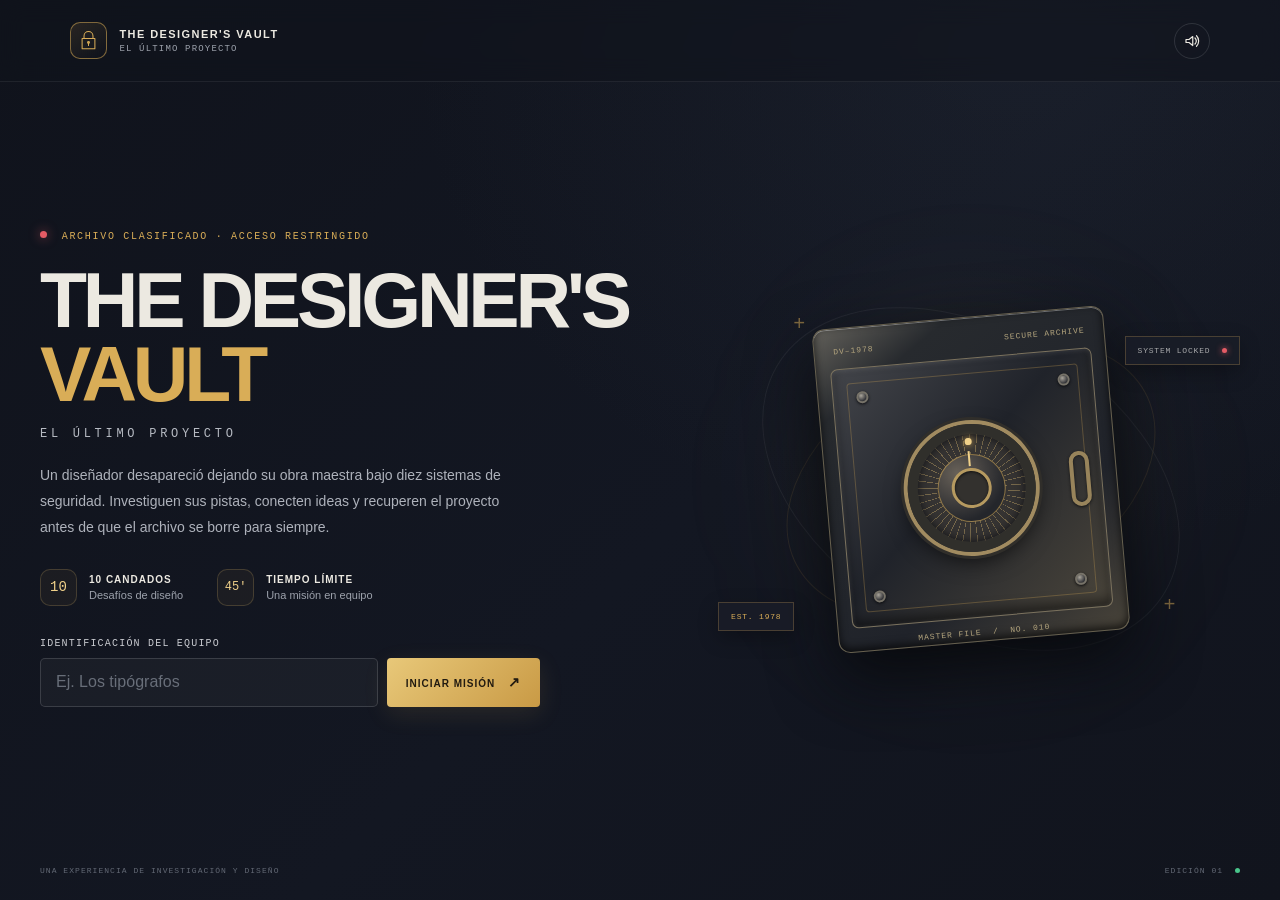
<file: index.html>
<!doctype html>
<html lang="es">
<head>
  <meta charset="utf-8">
  <meta name="viewport" content="width=device-width, initial-scale=1">
  <meta name="theme-color" content="#10131c">
  <title>THE DESIGNER'S VAULT — El último proyecto</title>
  <link rel="stylesheet" href="styles.css">
  <script src="script.js" defer></script>
</head>
<body>
  <div class="ambient ambient-one" aria-hidden="true"></div>
  <div class="ambient ambient-two" aria-hidden="true"></div>
  <header class="topbar">
    <a class="brand" href="#" aria-label="The Designer's Vault, inicio">
      <span class="brand-mark" aria-hidden="true">
        <svg viewBox="0 0 36 36"><path d="M8 15h20v16H8zM11 15v-4a7 7 0 0 1 14 0v4M18 21v5"/><circle cx="18" cy="21" r="1.5"/></svg>
      </span>
      <span><strong>THE DESIGNER'S VAULT</strong><small>EL ÚLTIMO PROYECTO</small></span>
    </a>
    <div class="header-actions">
      <span id="team-chip" class="team-chip hidden"></span>
      <button id="sound-toggle" class="icon-button" type="button" aria-label="Activar o silenciar sonidos" title="Sonido activado">
        <svg class="sound-on" viewBox="0 0 24 24" aria-hidden="true"><path d="M4 10v4h4l5 4V6l-5 4H4zm12-2a6 6 0 0 1 0 8m2-11a10 10 0 0 1 0 14"/></svg>
        <svg class="sound-off hidden" viewBox="0 0 24 24" aria-hidden="true"><path d="M4 10v4h4l5 4V6l-5 4H4zm12 1 5 5m0-5-5 5"/></svg>
      </button>
    </div>
  </header>

  <main id="app">
    <section id="screen-start" class="screen start-screen" aria-labelledby="start-title">
      <div class="hero-copy">
        <p class="eyebrow"><span class="status-dot"></span> ARCHIVO CLASIFICADO · ACCESO RESTRINGIDO</p>
        <h1 id="start-title">THE DESIGNER'S<br><span>VAULT</span></h1>
        <p class="hero-subtitle">EL ÚLTIMO PROYECTO</p>
        <p class="intro">Un diseñador desapareció dejando su obra maestra bajo diez sistemas de seguridad. Investiguen sus pistas, conecten ideas y recuperen el proyecto antes de que el archivo se borre para siempre.</p>
        <div class="mission-facts">
          <div><span class="fact-icon">10</span><span><b>10 CANDADOS</b><small>Desafíos de diseño</small></span></div>
          <div><span class="fact-icon fact-time">45′</span><span><b>TIEMPO LÍMITE</b><small>Una misión en equipo</small></span></div>
        </div>
        <form id="start-form" class="start-form">
          <label for="team-name">IDENTIFICACIÓN DEL EQUIPO</label>
          <div class="input-row">
            <input id="team-name" name="team" type="text" maxlength="32" placeholder="Ej. Los tipógrafos" autocomplete="off" required>
            <button class="button button-gold" type="submit">INICIAR MISIÓN <span aria-hidden="true">↗</span></button>
          </div>
          <button id="resume-button" class="text-button hidden" type="button">Continuar misión guardada</button>
        </form>
        <p id="storage-warning" class="storage-warning hidden" role="status"></p>
      </div>
      <div class="hero-art" aria-hidden="true">
        <div class="orbit orbit-one"></div><div class="orbit orbit-two"></div>
        <div class="vault-illustration">
          <div class="vault-topline"><span>DV–1978</span><span>SECURE ARCHIVE</span></div>
          <div class="vault-door">
            <div class="vault-inner">
              <div class="dial"><i></i><b></b><span></span></div>
              <div class="bolt bolt-a"></div><div class="bolt bolt-b"></div><div class="bolt bolt-c"></div><div class="bolt bolt-d"></div>
            </div>
            <div class="vault-handle"></div>
          </div>
          <div class="vault-base">MASTER FILE&nbsp; / &nbsp;NO. 010</div>
        </div>
        <span class="floating-label label-one">SYSTEM LOCKED <i></i></span>
        <span class="floating-label label-two">EST. 1978</span>
        <span class="crosshair crosshair-one">+</span><span class="crosshair crosshair-two">+</span>
      </div>
      <footer class="start-footer"><span>UNA EXPERIENCIA DE INVESTIGACIÓN Y DISEÑO</span><span>EDICIÓN 01 <i></i></span></footer>
    </section>

    <section id="screen-map" class="screen hidden" aria-labelledby="map-title">
      <div class="screen-heading map-heading">
        <div><p class="eyebrow">PANEL DE SEGURIDAD <span class="heading-line"></span></p><h2 id="map-title">Mapa de acceso</h2><p class="muted">Cada pista abre el camino al siguiente sistema.</p></div>
        <div class="timer-card"><span class="timer-label"><i class="status-dot"></i> TIEMPO RESTANTE</span><strong id="map-timer">45:00</strong></div>
      </div>
      <div class="progress-panel">
        <div class="progress-meta"><span><b id="progress-count">0 / 10</b> CANDADOS ABIERTOS</span><span id="current-lock-label">PRÓXIMO: CANDADO 01</span></div>
        <div class="progress-track"><div id="progress-fill" class="progress-fill"></div></div>
      </div>
      <div id="lock-grid" class="lock-grid" aria-label="Mapa de los diez candados"></div>
      <div class="map-bottom"><span class="map-note"><span class="tiny-shield">◆</span> Resuelvan en equipo. Solo el siguiente candado está disponible.</span><button id="new-game-map" class="text-button" type="button">Reiniciar misión</button></div>
    </section>

    <section id="screen-challenge" class="screen hidden" aria-labelledby="challenge-title">
      <div class="challenge-top">
        <button id="back-to-map" class="back-button" type="button"><span aria-hidden="true">←</span> MAPA</button>
        <div class="challenge-timer"><span>TIEMPO</span><strong id="challenge-timer">45:00</strong></div>
      </div>
      <div id="challenge-content" class="challenge-layout"></div>
    </section>

    <section id="screen-vault" class="screen hidden" aria-labelledby="vault-title">
      <div class="vault-finale">
        <p class="eyebrow"><span class="status-dot success-dot"></span> TODOS LOS SISTEMAS SUPERADOS</p>
        <h2 id="vault-title">THE <span>MASTERPIECE</span></h2>
        <p class="finale-copy">Han conseguido recuperar todas las claves de seguridad.<br>El archivo maestro está a punto de abrirse.</p>
        <div id="final-safe" class="final-safe" aria-label="Caja fuerte cerrada">
          <div class="safe-door">
            <div class="safe-ring"><div class="safe-dial"><i></i></div></div>
            <div class="safe-handle"></div>
            <span class="safe-bolt safe-bolt-1"></span><span class="safe-bolt safe-bolt-2"></span><span class="safe-bolt safe-bolt-3"></span><span class="safe-bolt safe-bolt-4"></span>
          </div>
          <div class="safe-glow"></div>
        </div>
        <button id="open-vault" class="button button-gold open-vault-button" type="button">ABRIR LA CAJA FUERTE <span aria-hidden="true">↗</span></button>
        <div id="vault-reward" class="vault-reward hidden" aria-live="polite">
          <p class="eyebrow">ARCHIVO RECUPERADO</p>
          <h3>¡MISIÓN CUMPLIDA!</h3>
          <p>Han recuperado el último proyecto del diseñador.</p>
          <button id="show-results" class="button button-outline" type="button">VER RESULTADOS</button>
        </div>
      </div>
    </section>

    <section id="screen-results" class="screen hidden" aria-labelledby="results-title">
      <div class="results-card">
        <p class="eyebrow"><span class="status-dot success-dot"></span> INFORME DE MISIÓN</p>
        <h2 id="results-title">ARCHIVO <span>RECUPERADO</span></h2>
        <p id="result-message" class="result-message"></p>
        <div id="result-team" class="result-team"></div>
        <div class="result-stats">
          <div><span>TIEMPO EMPLEADO</span><strong id="result-time">—</strong><small>Incluye penalizaciones</small></div>
          <div><span>RESPUESTAS INCORRECTAS</span><strong id="result-errors">0</strong><small>Intentos registrados</small></div>
          <div><span>PISTAS UTILIZADAS</span><strong id="result-hints">0</strong><small>Colaborar también es diseñar</small></div>
        </div>
        <p id="result-outcome" class="result-outcome"></p>
        <button id="restart-button" class="button button-gold" type="button">INICIAR UNA NUEVA MISIÓN <span aria-hidden="true">↗</span></button>
      </div>
    </section>
  </main>
  <div id="toast" class="toast" role="status" aria-live="polite"></div>
</body>
</html>
</file>
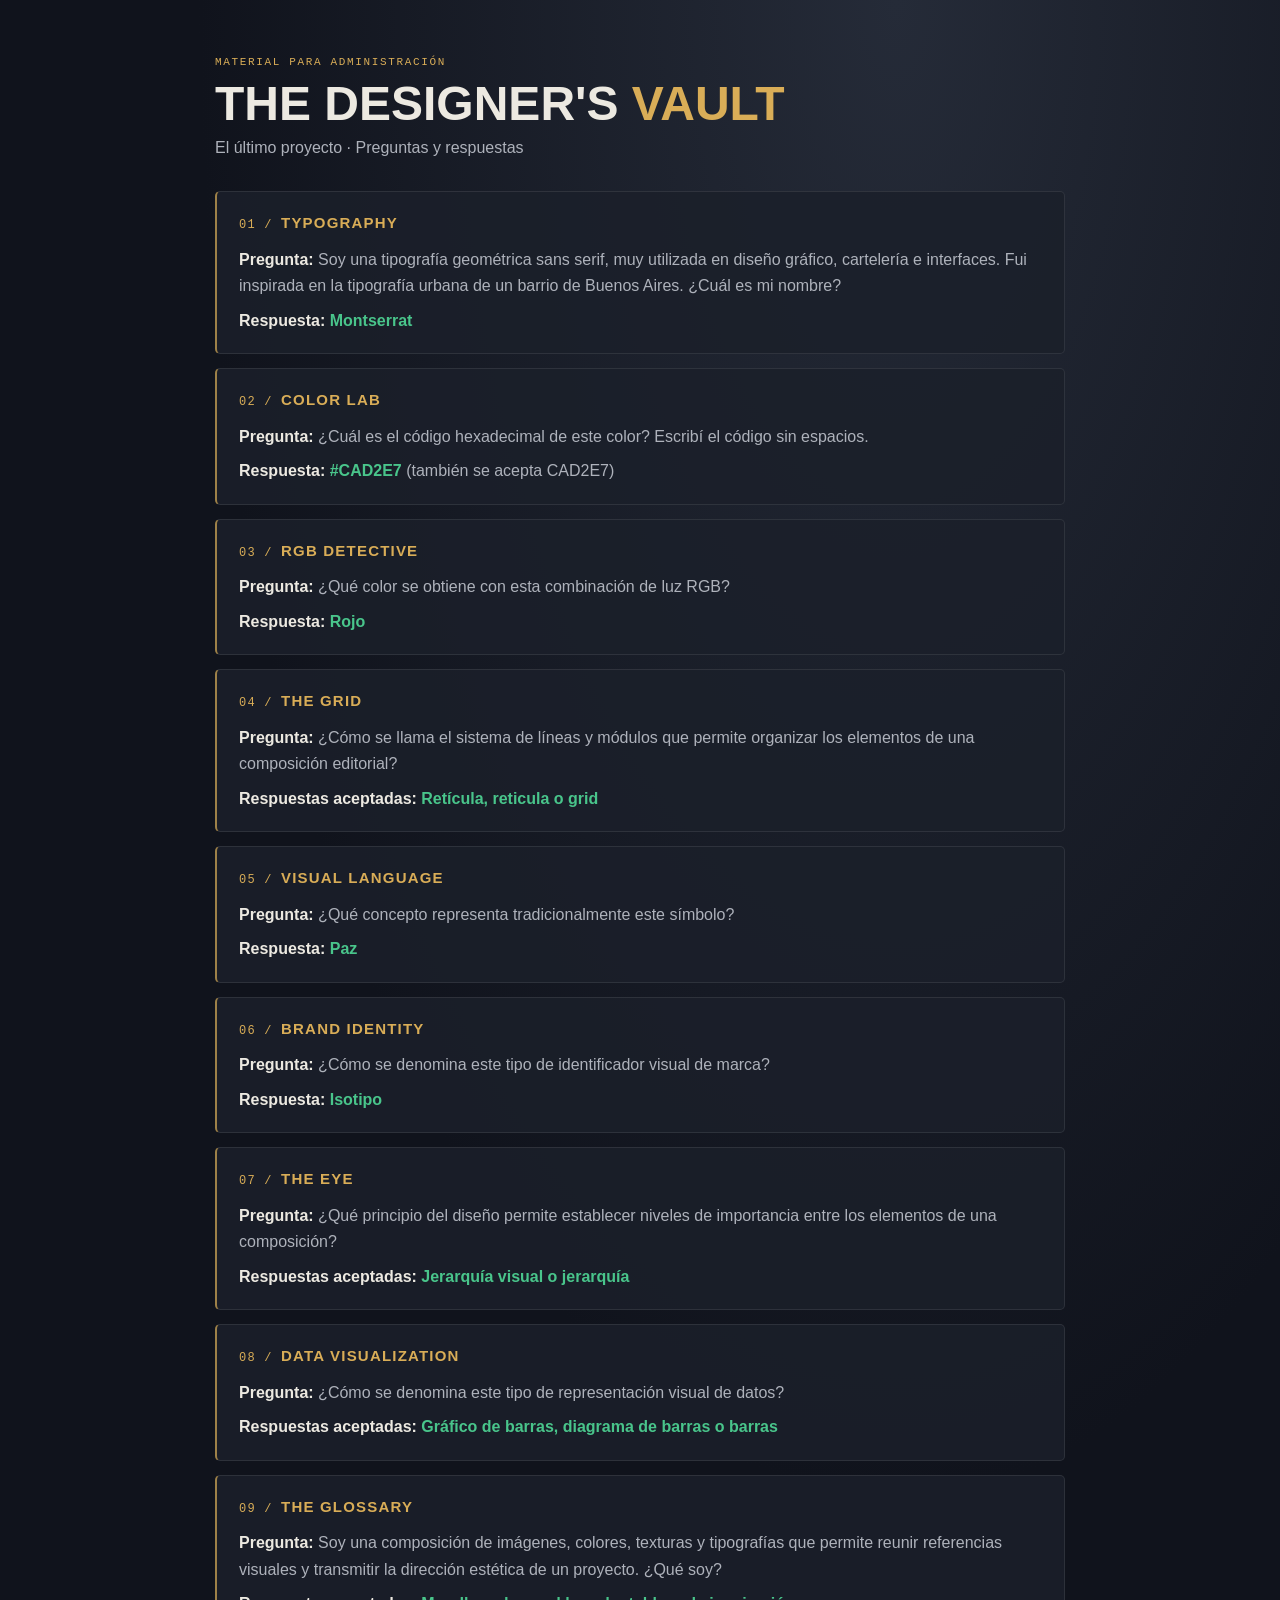
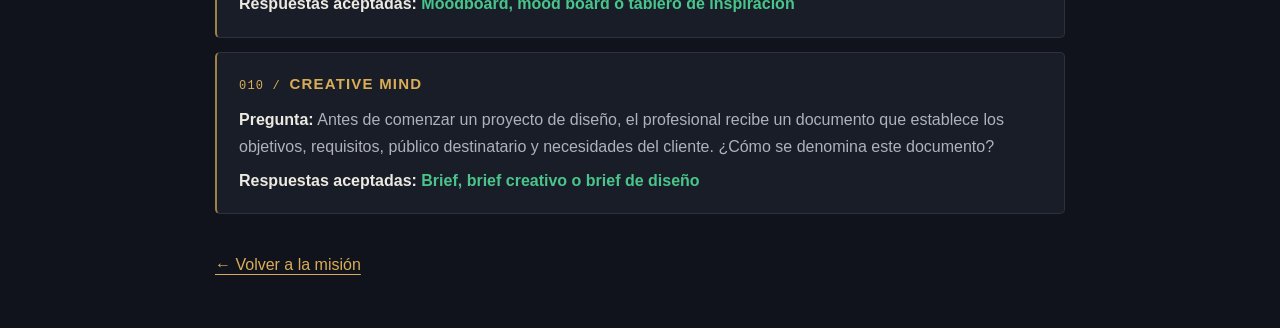
<file: respuestas.html>
<!doctype html>
<html lang="es">
<head>
  <meta charset="utf-8">
  <meta name="viewport" content="width=device-width, initial-scale=1">
  <meta name="theme-color" content="#10131c">
  <title>Respuestas — THE DESIGNER'S VAULT</title>
  <style>
    :root {
      color-scheme: dark;
      --bg: #10131c;
      --panel: #1b202b;
      --gold: #d9ad57;
      --text: #ece9e1;
      --muted: #aeb2bb;
      --green: #49c58b;
    }
    * { box-sizing: border-box; }
    body {
      margin: 0;
      min-height: 100vh;
      padding: 48px 20px;
      color: var(--text);
      background: radial-gradient(ellipse at 70% 0, #252b38 0, var(--bg) 55%);
      font: 16px/1.65 "Avenir Next", Avenir, "Segoe UI", sans-serif;
    }
    main { width: min(850px, 100%); margin: 0 auto; }
    .eyebrow { color: var(--gold); font: 11px monospace; letter-spacing: .15em; }
    h1 { margin: 10px 0 4px; font-size: clamp(30px, 6vw, 48px); line-height: 1.1; }
    h1 span { color: var(--gold); }
    .subtitle { margin: 0 0 30px; color: var(--muted); }
    ol { margin: 0; padding: 0; list-style: none; counter-reset: locks; }
    li {
      counter-increment: locks;
      margin: 14px 0;
      padding: 19px 22px;
      border: 1px solid rgba(255,255,255,.09);
      border-left: 2px solid rgba(217,173,87,.7);
      border-radius: 5px;
      background: rgba(27,32,43,.86);
    }
    h2 { margin: 0 0 11px; color: var(--gold); font-size: 15px; letter-spacing: .08em; }
    h2::before { content: "0" counter(locks) " / "; font: 12px monospace; }
    p { margin: 8px 0 0; color: var(--muted); }
    p strong { color: var(--text); }
    .answer { color: var(--green); font-weight: 700; }
    .back { display: inline-block; margin-top: 24px; color: var(--gold); text-underline-offset: 4px; }
    @media print {
      :root { color-scheme: light; --bg: #fff; --panel: #fff; --text: #111; --muted: #444; --gold: #76520d; --green: #17613d; }
      body { padding: 0; color: #111; background: #fff; font-size: 12pt; }
      li { break-inside: avoid; border-color: #bbb; background: #fff; }
      .back { display: none; }
    }
  </style>
</head>
<body>
  <main>
    <p class="eyebrow">MATERIAL PARA ADMINISTRACIÓN</p>
    <h1>THE DESIGNER'S <span>VAULT</span></h1>
    <p class="subtitle">El último proyecto · Preguntas y respuestas</p>

    <ol>
      <li>
        <h2>TYPOGRAPHY</h2>
        <p><strong>Pregunta:</strong> Soy una tipografía geométrica sans serif, muy utilizada en diseño gráfico, cartelería e interfaces. Fui inspirada en la tipografía urbana de un barrio de Buenos Aires. ¿Cuál es mi nombre?</p>
        <p><strong>Respuesta:</strong> <span class="answer">Montserrat</span></p>
      </li>
      <li>
        <h2>COLOR LAB</h2>
        <p><strong>Pregunta:</strong> ¿Cuál es el código hexadecimal de este color? Escribí el código sin espacios.</p>
        <p><strong>Respuesta:</strong> <span class="answer">#CAD2E7</span> (también se acepta CAD2E7)</p>
      </li>
      <li>
        <h2>RGB DETECTIVE</h2>
        <p><strong>Pregunta:</strong> ¿Qué color se obtiene con esta combinación de luz RGB?</p>
        <p><strong>Respuesta:</strong> <span class="answer">Rojo</span></p>
      </li>
      <li>
        <h2>THE GRID</h2>
        <p><strong>Pregunta:</strong> ¿Cómo se llama el sistema de líneas y módulos que permite organizar los elementos de una composición editorial?</p>
        <p><strong>Respuestas aceptadas:</strong> <span class="answer">Retícula, reticula o grid</span></p>
      </li>
      <li>
        <h2>VISUAL LANGUAGE</h2>
        <p><strong>Pregunta:</strong> ¿Qué concepto representa tradicionalmente este símbolo?</p>
        <p><strong>Respuesta:</strong> <span class="answer">Paz</span></p>
      </li>
      <li>
        <h2>BRAND IDENTITY</h2>
        <p><strong>Pregunta:</strong> ¿Cómo se denomina este tipo de identificador visual de marca?</p>
        <p><strong>Respuesta:</strong> <span class="answer">Isotipo</span></p>
      </li>
      <li>
        <h2>THE EYE</h2>
        <p><strong>Pregunta:</strong> ¿Qué principio del diseño permite establecer niveles de importancia entre los elementos de una composición?</p>
        <p><strong>Respuestas aceptadas:</strong> <span class="answer">Jerarquía visual o jerarquía</span></p>
      </li>
      <li>
        <h2>DATA VISUALIZATION</h2>
        <p><strong>Pregunta:</strong> ¿Cómo se denomina este tipo de representación visual de datos?</p>
        <p><strong>Respuestas aceptadas:</strong> <span class="answer">Gráfico de barras, diagrama de barras o barras</span></p>
      </li>
      <li>
        <h2>THE GLOSSARY</h2>
        <p><strong>Pregunta:</strong> Soy una composición de imágenes, colores, texturas y tipografías que permite reunir referencias visuales y transmitir la dirección estética de un proyecto. ¿Qué soy?</p>
        <p><strong>Respuestas aceptadas:</strong> <span class="answer">Moodboard, mood board o tablero de inspiración</span></p>
      </li>
      <li>
        <h2>CREATIVE MIND</h2>
        <p><strong>Pregunta:</strong> Antes de comenzar un proyecto de diseño, el profesional recibe un documento que establece los objetivos, requisitos, público destinatario y necesidades del cliente. ¿Cómo se denomina este documento?</p>
        <p><strong>Respuestas aceptadas:</strong> <span class="answer">Brief, brief creativo o brief de diseño</span></p>
      </li>
    </ol>
    <a class="back" href="index.html">← Volver a la misión</a>
  </main>
</body>
</html>
</file>
<file: styles.css>
@charset "UTF-8";

:root {
  color-scheme: dark;
  --bg: #10131c;
  --panel: #1b202b;
  --panel-soft: #202632;
  --line: rgba(215, 177, 104, .22);
  --gold: #d9ad57;
  --gold-light: #f0d18a;
  --text: #ece9e1;
  --muted: #9da2ac;
  --green: #49c58b;
  --red: #e45b65;
  --sans: "Avenir Next", Avenir, "Segoe UI", sans-serif;
  --mono: "SFMono-Regular", Consolas, "Liberation Mono", monospace;
}

* { box-sizing: border-box; }
html { min-width: 320px; background: var(--bg); }
body {
  margin: 0;
  min-height: 100vh;
  color: var(--text);
  font-family: var(--sans);
  background:
    radial-gradient(ellipse at 80% 6%, rgba(52, 61, 76, .2), transparent 42%),
    linear-gradient(135deg, #10131c 0%, #131722 55%, #11141d 100%);
  overflow-x: hidden;
}
button, input { font: inherit; }
button { color: inherit; }
button:focus-visible, input:focus-visible, a:focus-visible { outline: 2px solid var(--gold-light); outline-offset: 4px; }
.hidden { display: none !important; }
.ambient { position: fixed; z-index: -1; width: 30rem; height: 30rem; border-radius: 50%; filter: blur(100px); opacity: .08; pointer-events: none; }
.ambient-one { top: -18rem; left: 18%; background: #d9ad57; }
.ambient-two { right: -24rem; bottom: -20rem; background: #50628d; }

.topbar {
  height: 82px; padding: 0 clamp(22px, 5.5vw, 88px); border-bottom: 1px solid rgba(255,255,255,.07);
  display: flex; align-items: center; justify-content: space-between; position: relative; z-index: 4;
  background: rgba(16, 19, 28, .58); backdrop-filter: blur(12px);
}
.brand { display: inline-flex; gap: 12px; align-items: center; color: var(--text); text-decoration: none; }
.brand-mark { width: 37px; height: 37px; border: 1px solid rgba(217,173,87,.55); border-radius: 10px; display: grid; place-items: center; background: linear-gradient(145deg, rgba(217,173,87,.12), transparent); }
.brand-mark svg { width: 23px; fill: none; stroke: var(--gold); stroke-width: 1.6; stroke-linecap: round; stroke-linejoin: round; }
.brand strong, .brand small { display: block; letter-spacing: .13em; }
.brand strong { font-size: 11px; }
.brand small { color: var(--muted); font: 9px var(--mono); margin-top: 4px; }
.header-actions { display: flex; gap: 16px; align-items: center; }
.team-chip { padding: 8px 12px; border: 1px solid rgba(255,255,255,.1); border-radius: 20px; color: #c1c4cb; font-size: 11px; max-width: 180px; overflow: hidden; text-overflow: ellipsis; white-space: nowrap; }
.icon-button { width: 36px; height: 36px; border: 1px solid rgba(255,255,255,.12); border-radius: 50%; background: transparent; display: grid; place-items: center; cursor: pointer; transition: .2s ease; }
.icon-button:hover { border-color: var(--gold); color: var(--gold-light); }
.icon-button svg { width: 18px; fill: none; stroke: currentColor; stroke-width: 1.6; stroke-linecap: round; stroke-linejoin: round; }

main { width: min(1200px, calc(100% - 64px)); min-height: calc(100vh - 82px); margin: 0 auto; position: relative; }
.screen { min-height: calc(100vh - 82px); animation: screen-in .38s ease both; }
@keyframes screen-in { from { opacity: 0; transform: translateY(8px); } to { opacity: 1; transform: none; } }
.start-screen { display: grid; grid-template-columns: 1fr .9fr; align-items: center; gap: 5vw; padding: 46px 0 70px; position: relative; }
.hero-copy { max-width: 590px; padding-bottom: 30px; }
.eyebrow { color: var(--gold); font: 10px var(--mono); letter-spacing: .17em; }
.status-dot { display: inline-block; width: 7px; height: 7px; border-radius: 50%; margin-right: 7px; background: var(--red); box-shadow: 0 0 11px rgba(228,91,101,.65); vertical-align: 1px; }
.success-dot { background: var(--green); box-shadow: 0 0 11px rgba(73,197,139,.65); }
h1 { margin: 22px 0 7px; font-size: clamp(42px, 6.1vw, 77px); line-height: .96; letter-spacing: -.055em; font-weight: 750; }
h1 span { color: var(--gold); }
.hero-subtitle { margin: 15px 0 22px; color: #b7bbc3; font: 12px var(--mono); letter-spacing: .31em; }
.intro { max-width: 480px; color: #aeb2bb; font-size: 14px; line-height: 1.85; }
.mission-facts { display: flex; gap: 34px; margin: 28px 0 32px; }
.mission-facts > div { display: flex; align-items: center; gap: 12px; }
.fact-icon { width: 37px; height: 37px; display: grid; place-items: center; border: 1px solid var(--line); border-radius: 10px; color: var(--gold-light); font: 14px var(--mono); background: rgba(217,173,87,.05); }
.fact-time { font-size: 12px; }
.mission-facts b, .mission-facts small { display: block; }
.mission-facts b { font-size: 10px; letter-spacing: .1em; }
.mission-facts small { margin-top: 4px; color: var(--muted); font-size: 11px; }
.start-form { max-width: 500px; }
.start-form label { display: block; margin-bottom: 9px; color: #c9cbd0; font: 10px var(--mono); letter-spacing: .12em; }
.input-row { display: flex; gap: 9px; }
.input-row input { min-width: 0; flex: 1; height: 49px; padding: 0 15px; border: 1px solid rgba(255,255,255,.14); border-radius: 5px; background: rgba(255,255,255,.035); color: var(--text); transition: border .2s; }
.input-row input::placeholder { color: #686e79; }
.input-row input:focus { border-color: var(--gold); outline: none; }
.button { border: 0; border-radius: 4px; min-height: 48px; padding: 0 19px; cursor: pointer; font-size: 10px; font-weight: 750; letter-spacing: .1em; transition: transform .18s, filter .18s, background .18s; }
.button:hover:not(:disabled) { transform: translateY(-2px); filter: brightness(1.09); }
.button:disabled { cursor: not-allowed; opacity: .5; }
.button-gold { color: #211a10; background: linear-gradient(135deg, #e8c879, #c99a45); box-shadow: 0 7px 25px rgba(217,173,87,.12); white-space: nowrap; }
.button-gold span { margin-left: 9px; font-size: 14px; }
.text-button { padding: 7px 0; border: 0; background: none; color: #999eaa; cursor: pointer; font-size: 11px; text-decoration: underline; text-decoration-color: rgba(157,162,172,.35); text-underline-offset: 4px; }
.text-button:hover { color: var(--gold-light); }
.start-form .text-button { margin-top: 10px; }
.storage-warning { color: var(--red); font-size: 12px; }

.hero-art { position: relative; min-height: 460px; display: grid; place-items: center; isolation: isolate; }
.hero-art::before { content: ""; position: absolute; width: 290px; height: 290px; border-radius: 50%; background: rgba(217,173,87,.1); filter: blur(75px); }
.orbit { position: absolute; border: 1px solid rgba(217,173,87,.12); border-radius: 50%; transform: rotate(-25deg); }
.orbit-one { width: 390px; height: 250px; }
.orbit-two { width: 450px; height: 300px; transform: rotate(30deg); border-color: rgba(255,255,255,.06); }
.vault-illustration { width: 292px; height: 325px; padding: 14px; z-index: 1; transform: rotate(-5deg); border: 1px solid #67604e; border-radius: 12px; background: linear-gradient(145deg, #62605a, #272a2e 18%, #20232a 68%, #49443a); box-shadow: 0 25px 65px #07090d, inset 0 1px rgba(255,255,255,.35), inset 0 -3px 8px rgba(0,0,0,.7); }
.vault-topline, .vault-base { display: flex; justify-content: space-between; color: #b4a57e; font: 8px var(--mono); letter-spacing: .12em; }
.vault-topline { padding: 4px 5px 13px; }
.vault-door { height: 260px; position: relative; padding: 14px; border: 1px solid #7b725e; border-radius: 7px; background: linear-gradient(135deg, #43454a, #20232a 45%, #4a453b); box-shadow: inset 0 1px 5px rgba(255,255,255,.12), inset 0 -6px 12px rgba(0,0,0,.5); }
.vault-inner { height: 100%; border: 1px solid rgba(217,173,87,.28); border-radius: 4px; display: grid; place-items: center; position: relative; }
.dial { width: 128px; height: 128px; border-radius: 50%; border: 10px solid #302f2b; background: repeating-conic-gradient(from 2deg, #76684b 0deg 1deg, #353332 1deg 8deg); box-shadow: 0 0 0 4px #a18b60, 0 0 0 7px #302e2a, 0 8px 22px rgba(0,0,0,.7), inset 0 0 10px #101114; position: relative; display: grid; place-items: center; }
.dial::before { content: ""; position: absolute; inset: 20px; border-radius: 50%; border: 1px solid rgba(217,173,87,.55); background: radial-gradient(circle at 30% 26%, #686158, #24262b 72%); }
.dial i { width: 40px; height: 40px; border-radius: 50%; border: 3px solid #b69a60; background: #33312e; z-index: 1; box-shadow: inset 0 1px 3px #111; }
.dial b { position: absolute; z-index: 2; width: 2px; height: 15px; top: 17px; left: calc(50% - 1px); background: var(--gold-light); }
.dial span { position: absolute; width: 7px; height: 7px; top: 4px; left: calc(50% - 3.5px); border-radius: 50%; background: var(--gold-light); box-shadow: 0 0 7px var(--gold); }
.bolt { position: absolute; width: 12px; height: 12px; border: 2px solid #777369; background: radial-gradient(circle at 35% 30%, #a9a49a, #35363a 70%); border-radius: 50%; box-shadow: 0 1px 3px #090a0d; }
.bolt-a { top: 8px; left: 8px; }.bolt-b { top: 8px; right: 8px; }.bolt-c { bottom: 8px; left: 8px; }.bolt-d { bottom: 8px; right: 8px; }
.vault-handle { position: absolute; right: 11px; top: 50%; width: 20px; height: 55px; border: 4px solid #98845b; border-radius: 12px; transform: translateY(-50%); box-shadow: inset 0 0 3px #131414, 0 1px 3px #111; }
.vault-base { padding: 10px 6px 0; justify-content: center; }
.floating-label { position: absolute; z-index: 2; border: 1px solid rgba(217,173,87,.25); background: rgba(25,29,39,.85); padding: 9px 12px; color: #a8a9ab; font: 8px var(--mono); letter-spacing: .1em; box-shadow: 0 7px 20px rgba(0,0,0,.28); }
.label-one { top: 19%; right: 0; }.label-one i { display: inline-block; width: 5px; height: 5px; margin-left: 6px; border-radius: 50%; background: var(--red); box-shadow: 0 0 6px var(--red); }
.label-two { bottom: 17%; left: 3%; color: var(--gold); }
.crosshair { position: absolute; color: rgba(217,173,87,.55); font: 20px var(--mono); }.crosshair-one { top: 14%; left: 17%; }.crosshair-two { right: 12%; bottom: 20%; }
.start-footer { position: absolute; bottom: 25px; left: 0; right: 0; display: flex; justify-content: space-between; color: #636975; font: 8px var(--mono); letter-spacing: .13em; }
.start-footer i { display: inline-block; width: 5px; height: 5px; margin-left: 6px; border-radius: 50%; background: var(--green); }

.screen-heading { display: flex; justify-content: space-between; align-items: end; gap: 24px; padding-top: 54px; }
.screen-heading h2, .results-card h2 { margin: 10px 0 6px; font-size: clamp(28px, 4vw, 40px); letter-spacing: -.04em; }
.muted { margin: 7px 0 0; color: var(--muted); font-size: 13px; }
.heading-line { display: inline-block; width: 31px; height: 1px; margin-left: 6px; vertical-align: middle; background: var(--gold); opacity: .65; }
.timer-card { min-width: 160px; padding: 13px 17px; border: 1px solid rgba(228,91,101,.24); border-radius: 5px; background: rgba(228,91,101,.04); text-align: right; }
.timer-label { display: block; color: #aeb0b6; font: 9px var(--mono); letter-spacing: .1em; }
.timer-label .status-dot { width: 5px; height: 5px; margin-right: 5px; }
.timer-card strong { display: block; margin-top: 5px; color: #f1e7de; font: 25px var(--mono); letter-spacing: .04em; }
.timer-card.urgent, .challenge-timer.urgent { border-color: var(--red); animation: pulse 1.3s infinite; }
@keyframes pulse { 50% { box-shadow: 0 0 18px rgba(228,91,101,.18); } }
.progress-panel { margin-top: 35px; padding: 17px 19px 19px; border: 1px solid rgba(255,255,255,.08); border-radius: 6px; background: rgba(255,255,255,.025); }
.progress-meta { display: flex; justify-content: space-between; color: #969ba6; font: 9px var(--mono); letter-spacing: .08em; }
.progress-meta b { color: var(--gold-light); font-size: 11px; margin-right: 5px; }
.progress-track { height: 4px; margin-top: 13px; border-radius: 4px; background: #30343e; overflow: hidden; }
.progress-fill { width: 0; height: 100%; background: linear-gradient(90deg, #b9883d, #f0d18a); box-shadow: 0 0 11px rgba(217,173,87,.55); transition: width .45s ease; }
.lock-grid { display: grid; grid-template-columns: repeat(5, 1fr); gap: 13px; margin: 27px 0 22px; }
.lock-card { position: relative; min-height: 125px; padding: 15px 13px 13px; text-align: left; border: 1px solid rgba(255,255,255,.09); border-radius: 5px; background: linear-gradient(145deg, rgba(34,39,50,.92), rgba(24,28,37,.9)); cursor: pointer; transition: border .2s, transform .2s, background .2s; }
.lock-card:hover:not(:disabled) { transform: translateY(-3px); border-color: rgba(217,173,87,.58); }
.lock-card:disabled { cursor: not-allowed; opacity: .53; }
.lock-card.available { border-color: rgba(217,173,87,.7); box-shadow: inset 0 0 22px rgba(217,173,87,.06), 0 0 18px rgba(217,173,87,.05); }
.lock-card.available::after { content: ""; position: absolute; top: 13px; right: 13px; width: 6px; height: 6px; border-radius: 50%; background: var(--gold-light); box-shadow: 0 0 8px var(--gold); animation: pulse 1.5s infinite; }
.lock-card.completed { border-color: rgba(73,197,139,.28); background: linear-gradient(145deg, rgba(32,57,51,.55), rgba(24,33,38,.85)); }
.lock-number { display: flex; justify-content: space-between; color: #a5a9b0; font: 10px var(--mono); }
.lock-symbol { color: var(--gold); font-size: 13px; }
.completed .lock-symbol { color: var(--green); }
.lock-card strong { display: block; margin-top: 16px; font-size: 10px; letter-spacing: .1em; }
.lock-card small { display: block; margin-top: 5px; color: #858b96; font-size: 10px; }
.map-bottom { display: flex; justify-content: space-between; align-items: center; margin-bottom: 35px; }
.map-note { color: #777e8b; font-size: 11px; }.tiny-shield { color: var(--gold); font-size: 10px; margin-right: 6px; }

.challenge-top { display: flex; justify-content: space-between; align-items: center; padding: 32px 0 22px; }
.back-button { padding: 8px 0; border: 0; background: transparent; color: #a6aab3; cursor: pointer; font: 10px var(--mono); letter-spacing: .1em; }
.back-button:hover { color: var(--gold-light); }.back-button span { margin-right: 8px; font-size: 16px; }
.challenge-timer { display: flex; align-items: center; gap: 11px; padding: 8px 12px; border: 1px solid rgba(255,255,255,.09); border-radius: 4px; }
.challenge-timer span { color: #868c97; font: 9px var(--mono); letter-spacing: .1em; }.challenge-timer strong { font: 16px var(--mono); color: #f0e9dd; }
.challenge-layout { display: grid; grid-template-columns: minmax(0, 1.2fr) minmax(290px, .8fr); gap: clamp(28px, 6vw, 78px); align-items: center; padding: 20px 2vw 65px; }
.challenge-copy { max-width: 630px; }
.challenge-index { color: var(--gold); font: 10px var(--mono); letter-spacing: .17em; }
.challenge-copy h2 { margin: 12px 0 6px; font-size: clamp(30px, 4vw, 46px); letter-spacing: -.045em; }
.challenge-category { color: #858b96; font: 10px var(--mono); letter-spacing: .13em; }
.challenge-description { color: #afb3bc; font-size: 14px; line-height: 1.8; margin: 25px 0 22px; }
.question-box { border-left: 2px solid var(--gold); padding: 4px 0 4px 18px; margin: 24px 0; color: #e6e2d9; font-size: 15px; line-height: 1.7; }
.answer-form label { display: block; margin-bottom: 9px; color: #8d939e; font: 9px var(--mono); letter-spacing: .13em; }
.answer-row { display: flex; gap: 9px; }
.answer-row input { min-width: 0; flex: 1; height: 50px; border: 1px solid rgba(255,255,255,.14); background: rgba(255,255,255,.035); border-radius: 4px; color: var(--text); padding: 0 15px; }
.answer-row input:focus { border-color: var(--gold); outline: none; }
.challenge-actions { display: flex; gap: 17px; align-items: center; margin-top: 14px; }
.hint-button { color: var(--gold-light); }.hint-button::before { content: "◈"; margin-right: 7px; }
.answer-feedback { min-height: 22px; margin: 11px 0 0; font-size: 12px; }
.answer-feedback.error { color: #f17e85; }.answer-feedback.success { color: var(--green); }
.challenge-done { padding: 16px 18px; margin-top: 20px; border: 1px solid rgba(73,197,139,.23); border-radius: 4px; color: #9adbb9; background: rgba(73,197,139,.06); font-size: 13px; }
.hint-box { margin-top: 16px; padding: 13px 15px; border: 1px solid rgba(217,173,87,.24); border-radius: 4px; background: rgba(217,173,87,.055); color: #d9c99f; font-size: 13px; line-height: 1.6; }
.visual-card { min-height: 305px; width: 100%; max-width: 390px; margin: 0 auto; border: 1px solid rgba(255,255,255,.1); border-radius: 7px; background: radial-gradient(ellipse at 50% 35%, rgba(54,61,73,.53), rgba(26,30,40,.72) 70%); display: grid; place-items: center; overflow: hidden; position: relative; }
.visual-card::before, .visual-card::after { content: ""; position: absolute; width: 18px; height: 18px; border-color: rgba(217,173,87,.44); border-style: solid; }
.visual-card::before { top: 12px; left: 12px; border-width: 1px 0 0 1px; }.visual-card::after { bottom: 12px; right: 12px; border-width: 0 1px 1px 0; }
.visual-caption { position: absolute; left: 19px; bottom: 17px; color: #7e8490; font: 8px var(--mono); letter-spacing: .14em; }
.visual-type { color: #e4d7b7; font-size: clamp(34px, 5vw, 61px); font-weight: 700; letter-spacing: -.08em; line-height: 1; text-align: center; text-shadow: 0 0 30px rgba(217,173,87,.18); }
.visual-type small { display: block; margin-top: 14px; font: 9px var(--mono); letter-spacing: .24em; color: #8a8e97; }
.rgb-card { display: flex; flex-direction: column; align-items: center; gap: 20px; }.color-swatch { width: 140px; height: 140px; border: 7px solid #30343e; border-radius: 50%; background: rgb(202,210,231); box-shadow: 0 0 34px rgba(202,210,231,.12); }
.hex-label { color: #dce1ec; font: 19px var(--mono); letter-spacing: .1em; }
.rgb-values { width: min(225px, 85%); display: grid; gap: 10px; }.rgb-line { display: grid; grid-template-columns: 24px 1fr 30px; align-items: center; gap: 10px; color: #d7d9de; font: 11px var(--mono); }.rgb-line i { height: 5px; border-radius: 3px; background: #414650; overflow: hidden; }.rgb-line b { display: block; height: 100%; border-radius: inherit; }.r-bar { background: #e45b65; width: 100%; }.g-bar { background: #49c58b; width: 0; }.b-bar { background: #6f91ee; width: 0; }
.grid-art { display: grid; width: min(240px, 75%); height: 205px; grid-template: repeat(4,1fr)/repeat(6,1fr); gap: 7px; }.grid-art i { background: rgba(217,173,87,.38); border: 1px solid rgba(217,173,87,.25); }.grid-art i:nth-child(3n) { background: rgba(235,232,220,.15); }.grid-art i:nth-child(5n) { background: rgba(84,105,143,.55); }.grid-art i:nth-child(1), .grid-art i:nth-child(9), .grid-art i:nth-child(16) { grid-column: span 2; }
.dove-art { width: 175px; height: 175px; filter: drop-shadow(0 10px 14px rgba(0,0,0,.3)); }.dove-art svg { width: 100%; height: 100%; }
.brand-symbol { display: grid; place-items: center; width: 170px; height: 170px; border-radius: 50%; background: radial-gradient(circle at 34% 26%, #414854, #1d222b 70%); border: 1px solid rgba(217,173,87,.22); box-shadow: inset 0 0 25px rgba(0,0,0,.5); }.brand-symbol svg { width: 105px; fill: none; stroke: #d9ad57; stroke-width: 2; stroke-linecap: round; stroke-linejoin: round; }
.bad-poster { width: 205px; height: 245px; padding: 14px 11px; transform: rotate(-3deg); background: #c8c0ad; box-shadow: 0 12px 30px rgba(0,0,0,.4); color: #7c2d5a; text-align: center; overflow: hidden; }
.bad-poster .bad-huge { display: block; margin: -4px 0; color: #a7185a; font: 900 39px/1 Impact, "Arial Narrow", sans-serif; transform: rotate(5deg); }.bad-poster .bad-thin { display: block; color: #8c7741; font: italic 15px cursive; text-align: left; }.bad-poster .bad-small { display: block; margin: 4px 0; color: #f1e5c4; background: #b6a780; font-size: 8px; text-align: right; }.bad-poster .bad-shape { display: block; width: 80px; height: 38px; margin: 8px 50px; background: #315466; transform: rotate(30deg); }
.bar-chart { width: 245px; height: 190px; display: flex; align-items: end; gap: 15px; padding: 15px 17px 25px; border-left: 1px solid #777f8a; border-bottom: 1px solid #777f8a; background: repeating-linear-gradient(to top, transparent 0 39px, rgba(255,255,255,.07) 40px); position: relative; }
.bar-chart i { flex: 1; min-width: 19px; border-radius: 3px 3px 0 0; background: linear-gradient(0deg,#92723e,#dfb964); opacity: .9; }.bar-chart i:nth-child(1) { height: 38%; }.bar-chart i:nth-child(2) { height: 70%; }.bar-chart i:nth-child(3) { height: 53%; }.bar-chart i:nth-child(4) { height: 90%; }.bar-chart i:nth-child(5) { height: 63%; }.chart-label { position: absolute; top: 8px; left: 0; color: #8c929c; font: 8px var(--mono); letter-spacing: .1em; }
.moodboard { width: 230px; height: 210px; position: relative; }.moodboard i { position: absolute; display: block; border: 3px solid #252a33; box-shadow: 0 5px 12px rgba(0,0,0,.35); }.moodboard i:nth-child(1) { width: 115px; height: 85px; left: 7px; top: 14px; background: linear-gradient(140deg,#d9bd87,#858c7d 42%,#485b55); }.moodboard i:nth-child(2) { width: 91px; height: 111px; right: 9px; top: 2px; background: linear-gradient(45deg,#c67458,#e2c89b); }.moodboard i:nth-child(3) { width: 107px; height: 71px; left: 27px; bottom: 12px; background: repeating-linear-gradient(45deg,#334b4b 0 8px,#a9a176 8px 13px); }.moodboard i:nth-child(4) { width: 78px; height: 69px; right: 16px; bottom: 9px; background: #c4a95c; }.moodboard em { position: absolute; z-index: 2; left: 94px; bottom: 45px; color: #f2e7cc; font: italic 12px Georgia,serif; text-shadow: 0 1px 4px #222; }
.brief-card { width: 235px; padding: 24px 22px; border: 1px solid rgba(217,173,87,.36); background: linear-gradient(145deg,rgba(217,173,87,.11),rgba(22,26,35,.6)); transform: rotate(-4deg); box-shadow: 0 16px 35px rgba(0,0,0,.26); }.brief-card b { display: block; color: var(--gold-light); font: 23px var(--mono); letter-spacing: .16em; }.brief-card span { display: block; height: 5px; margin-top: 17px; background: rgba(255,255,255,.24); }.brief-card span:nth-of-type(2) { width: 82%; }.brief-card span:nth-of-type(3) { width: 61%; }.brief-card small { display: block; margin-top: 22px; color: #9096a0; font: 8px var(--mono); letter-spacing: .12em; }

.vault-finale { min-height: calc(100vh - 82px); padding: 55px 20px 60px; display: flex; flex-direction: column; align-items: center; text-align: center; }
.vault-finale h2 { margin: 11px 0; font-size: clamp(34px, 6vw, 58px); letter-spacing: -.05em; }.vault-finale h2 span { color: var(--gold); }
.finale-copy { margin: 10px 0 8px; color: #b0b4bd; font-size: 14px; line-height: 1.8; }
.final-safe { width: 220px; height: 220px; margin: 28px 0 25px; position: relative; perspective: 700px; }
.safe-door { position: absolute; inset: 0; z-index: 2; border: 2px solid #8a7b5d; border-radius: 12px; background: linear-gradient(145deg,#55544f,#252830 45%,#35332f); box-shadow: inset 0 2px rgba(255,255,255,.22), inset 0 -12px 22px rgba(0,0,0,.6), 0 16px 42px rgba(0,0,0,.45); transform-origin: left center; transition: transform 1.5s cubic-bezier(.2,.7,.1,1); }
.safe-door::before { content: ""; position: absolute; inset: 13px; border: 1px solid rgba(217,173,87,.34); border-radius: 6px; }
.safe-ring { position: absolute; width: 111px; height: 111px; top: 53px; left: 43px; border: 9px ridge #8e7c56; border-radius: 50%; background: radial-gradient(circle,#4b4840,#282a2d 68%); box-shadow: 0 0 0 5px #292a29,inset 0 0 15px #101114; display: grid; place-items: center; }
.safe-dial { width: 42px; height: 42px; border: 4px solid #b49b69; border-radius: 50%; position: relative; }.safe-dial i { position: absolute; width: 3px; height: 16px; top: -10px; left: 15px; background: var(--gold-light); }
.safe-handle { position: absolute; top: 85px; right: 17px; width: 25px; height: 48px; border: 5px solid #b19b6c; border-radius: 20px; }.safe-bolt { width: 12px; height: 12px; border-radius: 50%; border: 2px solid #a99a78; position: absolute; background: #3a3b3b; }.safe-bolt-1 { left: 10px; top: 10px; }.safe-bolt-2 { right: 10px; top: 10px; }.safe-bolt-3 { left: 10px; bottom: 10px; }.safe-bolt-4 { right: 10px; bottom: 10px; }
.safe-glow { position: absolute; inset: 20px; background: #e8c879; opacity: 0; filter: blur(37px); transition: opacity 1s; }
.final-safe.open .safe-door { transform: rotateY(-112deg); }.final-safe.open .safe-glow { opacity: .62; }.final-safe.open .safe-dial { transform: rotate(100deg); transition: transform 1s; }
.open-vault-button { min-width: 260px; }.vault-reward { animation: reward-in .7s ease both; padding: 20px 25px; }
@keyframes reward-in { from { opacity: 0; transform: translateY(15px) scale(.97); } to { opacity: 1; transform: none; } }
.vault-reward h3 { margin: 10px 0; color: var(--gold-light); font-size: clamp(25px, 4vw, 38px); }.vault-reward p:not(.eyebrow) { color: #c4c6cc; font-size: 14px; }.button-outline { margin-top: 15px; color: var(--gold-light); border: 1px solid rgba(217,173,87,.45); background: rgba(217,173,87,.06); }

.results-card { width: min(720px, 100%); margin: 0 auto; padding: 65px 0 70px; text-align: center; }
.results-card h2 span { color: var(--gold); }.result-message { color: #b7bbc4; font-size: 14px; }.result-team { display: inline-block; margin: 15px auto 28px; padding: 9px 16px; color: var(--gold-light); border: 1px solid rgba(217,173,87,.25); border-radius: 30px; background: rgba(217,173,87,.05); font-size: 12px; }
.result-stats { display: grid; grid-template-columns: repeat(3, 1fr); border: 1px solid rgba(255,255,255,.1); border-radius: 5px; background: rgba(255,255,255,.025); }
.result-stats > div { padding: 22px 12px; }.result-stats > div + div { border-left: 1px solid rgba(255,255,255,.08); }.result-stats span,.result-stats small { display: block; color: #9298a2; font: 9px var(--mono); letter-spacing: .08em; }.result-stats strong { display: block; margin: 12px 0 6px; color: var(--gold-light); font: 27px var(--mono); }.result-stats small { font: 10px var(--sans); letter-spacing: 0; }
.result-outcome { margin: 24px 0; color: #aeb3bd; font-size: 13px; line-height: 1.7; }
.toast { position: fixed; z-index: 8; bottom: 24px; left: 50%; transform: translate(-50%, 15px); padding: 12px 17px; border: 1px solid rgba(217,173,87,.3); border-radius: 4px; background: #232833; color: var(--text); font-size: 12px; opacity: 0; pointer-events: none; transition: opacity .2s, transform .2s; box-shadow: 0 9px 30px rgba(0,0,0,.4); }.toast.show { transform: translate(-50%, 0); opacity: 1; }
.shake { animation: shake .36s ease; }.unlock { animation: unlock .55s ease; }
@keyframes shake { 20%,60% { transform: translateX(-6px); } 40%,80% { transform: translateX(6px); } }
@keyframes unlock { 0% { transform: scale(1); } 45% { transform: scale(1.035); filter: brightness(1.5); } 100% { transform: scale(1); } }

@media (max-width: 850px) {
  main { width: min(100% - 42px, 720px); }
  .start-screen { grid-template-columns: 1fr .78fr; gap: 15px; }
  .hero-art { transform: scale(.85); margin: 0 -35px; }
  .lock-grid { grid-template-columns: repeat(3,1fr); }
  .challenge-layout { grid-template-columns: 1fr 300px; gap: 25px; padding-inline: 0; }
}
@media (max-width: 640px) {
  .topbar { height: 68px; padding: 0 19px; }.brand strong { font-size: 9px; }.brand small { font-size: 8px; }.brand-mark { width: 33px; height: 33px; }.team-chip { max-width: 115px; padding: 7px 9px; font-size: 10px; }
  main { width: calc(100% - 38px); min-height: calc(100vh - 68px); }.screen { min-height: calc(100vh - 68px); }
  .start-screen { display: flex; flex-direction: column; align-items: stretch; gap: 10px; padding: 43px 0 75px; }.hero-copy { padding: 0; }.eyebrow { font-size: 9px; }.intro { font-size: 13px; }.mission-facts { margin: 24px 0; gap: 21px; }.mission-facts b { font-size: 9px; }.mission-facts small { font-size: 10px; }.input-row { flex-direction: column; }.input-row .button { width: 100%; }
  .hero-art { min-height: 305px; transform: scale(.72); transform-origin: top center; margin: -5px 0 -80px; }.vault-illustration { width: 265px; }.orbit-one { width: 340px; }.orbit-two { width: 390px; }.floating-label.label-one { right: 1%; }
  .start-footer { bottom: 17px; font-size: 7px; }.start-footer span:first-child { max-width: 62%; line-height: 1.5; }
  .screen-heading { padding-top: 34px; align-items: center; }.screen-heading h2 { font-size: 30px; }.muted { font-size: 11px; max-width: 210px; }.timer-card { min-width: 121px; padding: 11px 10px; }.timer-label { font-size: 7px; }.timer-card strong { font-size: 21px; }
  .progress-panel { margin-top: 24px; padding: 14px 13px; }.progress-meta { font-size: 7px; letter-spacing: .03em; }.progress-meta b { font-size: 10px; }.lock-grid { grid-template-columns: repeat(2,1fr); gap: 9px; margin-top: 17px; }.lock-card { min-height: 112px; padding: 12px 11px; }.lock-card strong { font-size: 9px; margin-top: 14px; }.lock-card small { font-size: 9px; }.map-bottom { align-items: start; gap: 10px; }.map-note { max-width: 65%; font-size: 10px; line-height: 1.5; }.map-bottom .text-button { font-size: 10px; white-space: nowrap; }
  .challenge-top { padding: 22px 0 12px; }.challenge-layout { display: flex; flex-direction: column-reverse; gap: 23px; padding: 10px 0 45px; align-items: stretch; }.visual-card { min-height: 235px; max-width: none; }.visual-type { font-size: 45px; }.challenge-copy h2 { font-size: 34px; }.challenge-description { margin: 18px 0; font-size: 13px; }.question-box { font-size: 14px; margin: 18px 0; }.answer-row { flex-direction: column; }.answer-row .button { width: 100%; }.challenge-actions { justify-content: space-between; }.challenge-actions .text-button { font-size: 10px; }.challenge-timer { padding: 6px 9px; }.challenge-timer span { font-size: 8px; }
  .vault-finale { min-height: calc(100vh - 68px); padding-top: 45px; }.finale-copy { font-size: 13px; }.final-safe { transform: scale(.88); margin: 16px 0 10px; }.vault-reward { padding-inline: 0; }
  .results-card { padding: 48px 0; }.results-card h2 { font-size: 30px; }.result-stats { grid-template-columns: 1fr; }.result-stats > div { padding: 16px; }.result-stats > div + div { border-left: 0; border-top: 1px solid rgba(255,255,255,.08); }.result-stats strong { margin: 8px 0 5px; font-size: 24px; }
}
@media (prefers-reduced-motion: reduce) {
  *, *::before, *::after { animation-duration: .01ms !important; animation-iteration-count: 1 !important; scroll-behavior: auto !important; transition-duration: .01ms !important; }
}
</file>
